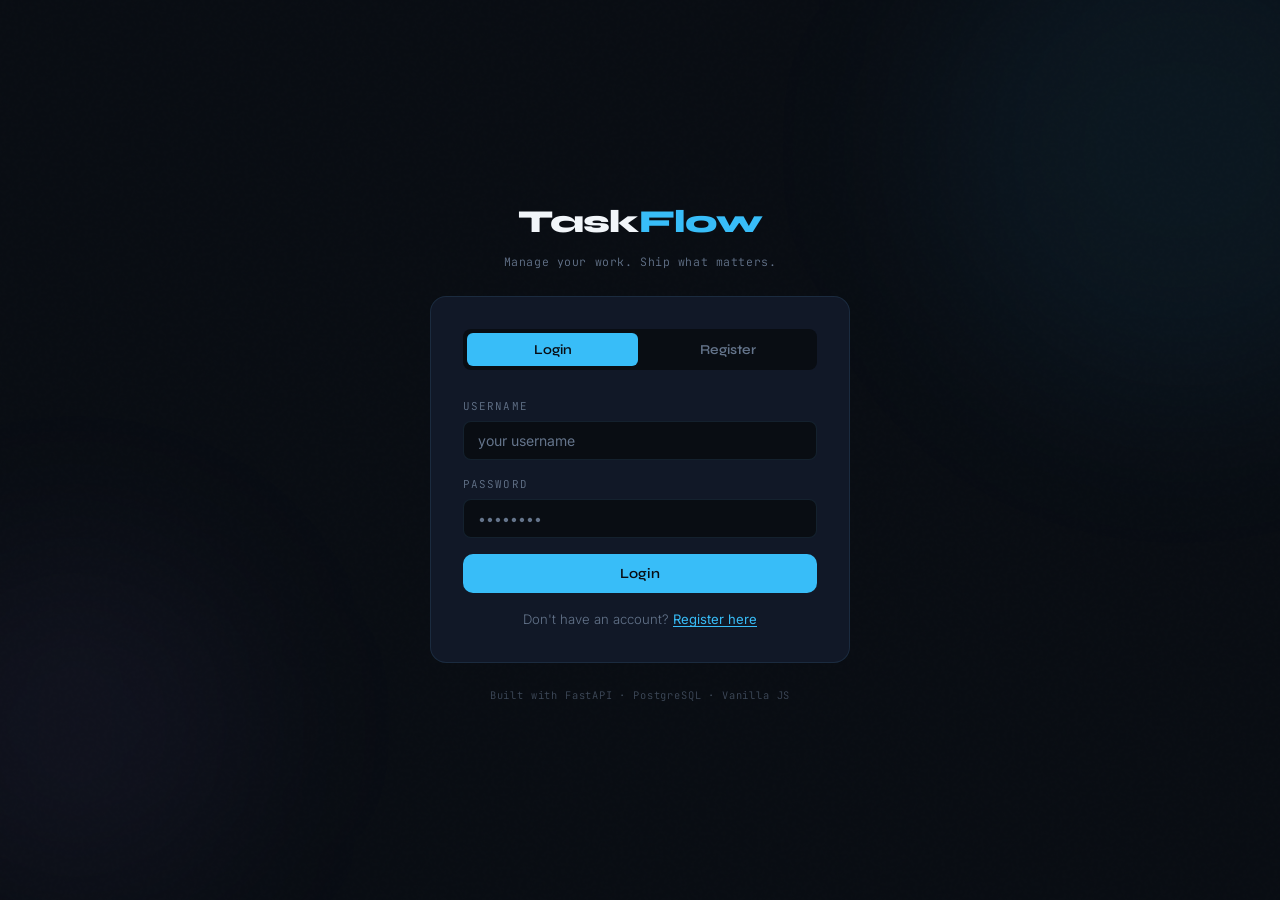
<file: index.html>
<!DOCTYPE html>
<html lang="en">
<head>
  <meta charset="UTF-8" />
  <meta name="viewport" content="width=device-width, initial-scale=1.0" />
  <title>TaskFlow — Login</title>
  <link rel="preconnect" href="https://fonts.googleapis.com" />
  <link rel="preconnect" href="https://fonts.gstatic.com" crossorigin />
  <link href="https://fonts.googleapis.com/css2?family=Syne:wght@600;700;800&family=JetBrains+Mono:wght@400;500&family=Inter:wght@300;400;500&display=swap" rel="stylesheet" />
  <link rel="stylesheet" href="css/style.css" />
</head>
<body class="auth-page">

  <!-- Background orbs -->
  <div class="orb orb-1"></div>
  <div class="orb orb-2"></div>

  <div class="auth-wrapper">

    <!-- Branding -->
    <div class="auth-brand">
      <span class="auth-logo">Task<span>Flow</span></span>
      <p class="auth-tagline">Manage your work. Ship what matters.</p>
    </div>

    <!-- Card -->
    <div class="auth-card">

      <!-- Tab switcher -->
      <div class="auth-tabs">
        <button class="auth-tab active" id="tab-login" onclick="showTab('login')">Login</button>
        <button class="auth-tab" id="tab-register" onclick="showTab('register')">Register</button>
      </div>

      <!-- LOGIN FORM -->
      <form class="auth-form" id="login-form" novalidate>
        <div class="form-group">
          <label class="form-label" for="login-username">USERNAME</label>
          <input
            class="form-input"
            type="text"
            id="login-username"
            name="username"
            placeholder="your username"
            autocomplete="username"
            required
          />
        </div>
        <div class="form-group">
          <label class="form-label" for="login-password">PASSWORD</label>
          <input
            class="form-input"
            type="password"
            id="login-password"
            name="password"
            placeholder="••••••••"
            autocomplete="current-password"
            required
          />
        </div>
        <div class="form-status" id="login-status" role="alert" aria-live="polite"></div>
        <button class="btn btn-primary btn-full" type="submit" id="login-btn">
          Login
        </button>
        <p class="auth-switch">
          Don't have an account?
          <button type="button" class="link-btn" onclick="showTab('register')">Register here</button>
        </p>
      </form>

      <!-- REGISTER FORM (hidden by default) -->
      <form class="auth-form hidden" id="register-form" novalidate>
        <div class="form-group">
          <label class="form-label" for="reg-username">USERNAME</label>
          <input
            class="form-input"
            type="text"
            id="reg-username"
            name="username"
            placeholder="choose a username"
            autocomplete="username"
            required
          />
        </div>
        <div class="form-group">
          <label class="form-label" for="reg-email">EMAIL</label>
          <input
            class="form-input"
            type="email"
            id="reg-email"
            name="email"
            placeholder="you@example.com"
            autocomplete="email"
            required
          />
        </div>
        <div class="form-group">
          <label class="form-label" for="reg-password">PASSWORD</label>
          <input
            class="form-input"
            type="password"
            id="reg-password"
            name="password"
            placeholder="min. 6 characters"
            autocomplete="new-password"
            required
          />
        </div>
        <div class="form-status" id="register-status" role="alert" aria-live="polite"></div>
        <button class="btn btn-primary btn-full" type="submit" id="register-btn">
          Create Account
        </button>
        <p class="auth-switch">
          Already have an account?
          <button type="button" class="link-btn" onclick="showTab('login')">Login here</button>
        </p>
      </form>

    </div>

    <p class="auth-footer">
      Built with FastAPI · PostgreSQL · Vanilla JS
    </p>

  </div>

  <script src="js/auth.js"></script>
</body>
</html>
</file>
<file: css/style.css>
/* ============================================================
   style.css — TaskFlow Frontend Stylesheet
   Structure:
     1.  CSS Custom Properties
     2.  Reset & Base
     3.  Scrollbar
     4.  Utility Classes
     5.  Buttons
     6.  Form Elements
     7.  Auth Page (login / register)
     8.  Dashboard Nav
     9.  Summary Cards
    10.  Toolbar & Filters
    11.  Task List & Task Cards
    12.  Modal
    13.  Animations
    14.  Responsive
   ============================================================ */


/* ─── 1. CSS CUSTOM PROPERTIES ───────────────────────────── */
:root {
  --bg:          #090d13;
  --bg-2:        #0f1520;
  --bg-card:     #111827;
  --bg-modal:    #151e2e;
  --border:      rgba(99, 179, 237, 0.12);
  --accent:      #38bdf8;
  --accent-dim:  rgba(56, 189, 248, 0.12);
  --accent-glow: rgba(56, 189, 248, 0.3);
  --green:       #34d399;
  --green-dim:   rgba(52, 211, 153, 0.12);
  --purple:      #a78bfa;
  --purple-dim:  rgba(167, 139, 250, 0.12);
  --red:         #f87171;
  --red-dim:     rgba(248, 113, 113, 0.12);
  --yellow:      #fbbf24;
  --yellow-dim:  rgba(58, 52, 36, 0.12);
  --text:        #e2e8f0;
  --text-muted:  #64748b;
  --text-dim:    #94a3b8;
  --radius:      10px;
  --nav-h:       60px;
}


/* ─── 2. RESET & BASE ─────────────────────────────────────── */
*, *::before, *::after {
  box-sizing: border-box;
  margin: 0;
  padding: 0;
}

html { font-size: 16px; }

body {
  background-color: var(--bg);
  color: var(--text);
  font-family: 'Inter', sans-serif;
  font-weight: 300;
  line-height: 1.6;
  min-height: 100vh;
  overflow-x: hidden;
}

body::before {
  content: '';
  position: fixed;
  inset: 0;
  background-image: url("data:image/svg+xml,%3Csvg viewBox='0 0 256 256' xmlns='http://www.w3.org/2000/svg'%3E%3Cfilter id='noise'%3E%3CfeTurbulence type='fractalNoise' baseFrequency='0.9' numOctaves='4' stitchTiles='stitch'/%3E%3C/filter%3E%3Crect width='100%25' height='100%25' filter='url(%23noise)' opacity='0.04'/%3E%3C/svg%3E");
  pointer-events: none;
  z-index: 0;
  opacity: 0.35;
}

a { color: inherit; text-decoration: none; }
ul { list-style: none; }
button { font-family: inherit; cursor: pointer; border: none; background: none; }


/* ─── 3. SCROLLBAR ────────────────────────────────────────── */
::-webkit-scrollbar { width: 5px; }
::-webkit-scrollbar-track { background: var(--bg); }
::-webkit-scrollbar-thumb { background: var(--accent); border-radius: 3px; }


/* ─── 4. UTILITY CLASSES ──────────────────────────────────── */
.hidden { display: none !important; }

.orb {
  position: fixed;
  border-radius: 50%;
  filter: blur(90px);
  pointer-events: none;
  z-index: 0;
}
.orb-1 {
  width: 500px; height: 500px;
  background: rgba(56, 189, 248, 0.06);
  top: -100px; right: -150px;
}
.orb-2 {
  width: 350px; height: 350px;
  background: rgba(167, 139, 250, 0.05);
  bottom: 0; left: -100px;
}


/* ─── 5. BUTTONS ──────────────────────────────────────────── */
.btn {
  display: inline-flex;
  align-items: center;
  justify-content: center;
  gap: 8px;
  padding: 11px 22px;
  border-radius: var(--radius);
  font-family: 'Syne', sans-serif;
  font-size: 0.875rem;
  font-weight: 600;
  cursor: pointer;
  transition: all 0.18s ease;
  border: none;
}

.btn-primary {
  background: var(--accent);
  color: #090d13;
}
.btn-primary:hover {
  background: #7dd3fc;
  transform: translateY(-1px);
  box-shadow: 0 6px 20px var(--accent-glow);
}
.btn-primary:disabled {
  opacity: 0.5;
  cursor: not-allowed;
  transform: none;
  box-shadow: none;
}

.btn-ghost {
  background: transparent;
  color: var(--text-dim);
  border: 1px solid var(--border);
}
.btn-ghost:hover {
  border-color: var(--accent);
  color: var(--accent);
}

.btn-danger {
  background: var(--red);
  color: #090d13;
}
.btn-danger:hover {
  background: #fca5a5;
  transform: translateY(-1px);
}

.btn-full { width: 100%; }

.btn-sm {
  padding: 7px 16px;
  font-size: 0.8rem;
}

.btn-icon {
  padding: 6px 10px;
  font-size: 0.78rem;
}

.link-btn {
  background: none;
  border: none;
  color: var(--accent);
  font-family: inherit;
  font-size: inherit;
  cursor: pointer;
  padding: 0;
  text-decoration: underline;
  text-underline-offset: 2px;
}


/* ─── 6. FORM ELEMENTS ────────────────────────────────────── */
.form-group {
  display: flex;
  flex-direction: column;
  gap: 6px;
  flex: 1;
}

.form-label {
  font-family: 'JetBrains Mono', monospace;
  font-size: 0.68rem;
  color: var(--text-muted);
  letter-spacing: 0.1em;
}

.required { color: var(--red); }

.form-input,
.form-select,
.form-textarea {
  background: var(--bg);
  border: 1px solid var(--border);
  border-radius: 8px;
  padding: 10px 14px;
  color: var(--text);
  font-family: 'Inter', sans-serif;
  font-size: 0.875rem;
  outline: none;
  transition: border-color 0.18s ease, box-shadow 0.18s ease;
  width: 100%;
}

.form-input::placeholder,
.form-textarea::placeholder {
  color: var(--text-muted);
}

.form-input:focus,
.form-select:focus,
.form-textarea:focus {
  border-color: var(--accent);
  box-shadow: 0 0 0 3px var(--accent-dim);
}

.form-select {
  appearance: none;
  background-image: url("data:image/svg+xml,%3Csvg viewBox='0 0 24 24' fill='none' stroke='%2364748b' stroke-width='2' xmlns='http://www.w3.org/2000/svg'%3E%3Cpath d='M6 9l6 6 6-6'/%3E%3C/svg%3E");
  background-repeat: no-repeat;
  background-position: right 10px center;
  background-size: 16px;
  padding-right: 32px;
  cursor: pointer;
}

.form-select option { background: var(--bg-card); }

.form-textarea {
  resize: vertical;
  min-height: 90px;
}

.form-row {
  display: flex;
  gap: 12px;
}

.form-status {
  font-family: 'JetBrains Mono', monospace;
  font-size: 0.72rem;
  padding: 9px 12px;
  border-radius: 6px;
  display: none;
}
.form-status.error {
  background: var(--red-dim);
  border: 1px solid rgba(248, 113, 113, 0.25);
  color: var(--red);
  display: block;
}
.form-status.success {
  background: var(--green-dim);
  border: 1px solid rgba(52, 211, 153, 0.25);
  color: var(--green);
  display: block;
}


/* ─── 7. AUTH PAGE ────────────────────────────────────────── */
.auth-page {
  display: flex;
  align-items: center;
  justify-content: center;
  min-height: 100vh;
  padding: 24px;
}

.auth-wrapper {
  position: relative;
  z-index: 1;
  width: 100%;
  max-width: 420px;
  display: flex;
  flex-direction: column;
  align-items: center;
  gap: 24px;
}

.auth-brand { text-align: center; }

.auth-logo {
  font-family: 'Syne', sans-serif;
  font-size: 2rem;
  font-weight: 800;
  color: #f1f5f9;
  letter-spacing: -0.03em;
}
.auth-logo span { color: var(--accent); }

.auth-tagline {
  font-family: 'JetBrains Mono', monospace;
  font-size: 0.72rem;
  color: var(--text-muted);
  margin-top: 6px;
  letter-spacing: 0.05em;
}

.auth-card {
  width: 100%;
  background: var(--bg-card);
  border: 1px solid var(--border);
  border-radius: 16px;
  padding: 32px;
}

.auth-tabs {
  display: flex;
  gap: 4px;
  background: var(--bg);
  border-radius: 8px;
  padding: 4px;
  margin-bottom: 28px;
}

.auth-tab {
  flex: 1;
  padding: 8px;
  border-radius: 6px;
  font-family: 'Syne', sans-serif;
  font-size: 0.85rem;
  font-weight: 600;
  color: var(--text-muted);
  background: none;
  border: none;
  cursor: pointer;
  transition: all 0.18s ease;
}
.auth-tab.active {
  background: var(--accent);
  color: #090d13;
}

.auth-form {
  display: flex;
  flex-direction: column;
  gap: 16px;
}

.auth-switch {
  text-align: center;
  font-size: 0.82rem;
  color: var(--text-muted);
}

.auth-footer {
  font-family: 'JetBrains Mono', monospace;
  font-size: 0.65rem;
  color: var(--text-muted);
  letter-spacing: 0.08em;
  opacity: 0.6;
}


/* ─── 8. DASHBOARD NAV ────────────────────────────────────── */
.dash-nav {
  position: sticky;
  top: 0;
  height: var(--nav-h);
  display: flex;
  align-items: center;
  justify-content: space-between;
  padding: 0 28px;
  background: rgba(9, 13, 19, 0.85);
  backdrop-filter: blur(20px);
  -webkit-backdrop-filter: blur(20px);
  border-bottom: 1px solid var(--border);
  z-index: 50;
}

.dash-nav-right {
  display: flex;
  align-items: center;
  gap: 16px;
}

.dash-username {
  font-family: 'JetBrains Mono', monospace;
  font-size: 0.78rem;
  color: var(--text-muted);
}
.dash-username::before { content: '// '; opacity: 0.5; }


/* ─── 9. SUMMARY CARDS ────────────────────────────────────── */
.dash-main {
  max-width: 1100px;
  margin: 0 auto;
  padding: 32px 24px 80px;
  position: relative;
  z-index: 1;
}

.summary-grid {
  display: grid;
  grid-template-columns: repeat(5, 1fr);
  gap: 14px;
  margin-bottom: 28px;
}

.summary-card {
  background: var(--bg-card);
  border: 1px solid var(--border);
  border-radius: var(--radius);
  padding: 20px 16px;
  display: flex;
  flex-direction: column;
  align-items: center;
  gap: 6px;
  transition: border-color 0.18s;
}
.summary-card:hover { border-color: rgba(56, 189, 248, 0.25); }

.summary-num {
  font-family: 'Syne', sans-serif;
  font-size: 2rem;
  font-weight: 800;
  color: #f1f5f9;
  line-height: 1;
}
.summary-num.accent-blue   { color: var(--accent); }
.summary-num.accent-purple { color: var(--purple); }
.summary-num.accent-green  { color: var(--green); }
.summary-num.accent-red    { color: var(--red); }

.summary-lbl {
  font-family: 'JetBrains Mono', monospace;
  font-size: 0.65rem;
  color: var(--text-muted);
  letter-spacing: 0.1em;
  text-transform: uppercase;
}


/* ─── 10. TOOLBAR & FILTERS ───────────────────────────────── */
.dash-toolbar {
  display: flex;
  align-items: flex-end;
  gap: 16px;
  margin-bottom: 20px;
  flex-wrap: wrap;
}

.filter-group {
  display: flex;
  flex-direction: column;
  gap: 5px;
  min-width: 140px;
}

.filter-group .form-select {
  padding: 8px 32px 8px 12px;
  font-size: 0.82rem;
}


/* ─── 11. TASK LIST & TASK CARDS ──────────────────────────── */
.task-list {
  display: flex;
  flex-direction: column;
  gap: 12px;
}

.task-empty {
  text-align: center;
  padding: 60px 0;
  color: var(--text-muted);
  font-size: 0.95rem;
  line-height: 2;
}

.task-card {
  background: var(--bg-card);
  border: 1px solid var(--border);
  border-radius: var(--radius);
  padding: 20px 24px;
  display: grid;
  grid-template-columns: 1fr auto;
  gap: 12px;
  align-items: start;
  transition: border-color 0.18s ease, transform 0.18s ease;
  position: relative;
  overflow: hidden;
}

/* Left colored bar based on priority */
.task-card::before {
  content: '';
  position: absolute;
  left: 0; top: 0; bottom: 0;
  width: 3px;
  border-radius: 3px 0 0 3px;
}
.task-card.priority-high::before   { background: var(--red); }
.task-card.priority-medium::before { background: var(--yellow); }
.task-card.priority-low::before    { background: var(--green); }

.task-card:hover {
  border-color: rgba(56, 189, 248, 0.25);
  transform: translateX(2px);
}

/* Strike-through title when task is done */
.task-card.status-done .task-title {
  text-decoration: line-through;
  opacity: 0.5;
}

.task-card-left { display: flex; flex-direction: column; gap: 8px; }

.task-title {
  font-family: 'Syne', sans-serif;
  font-size: 1rem;
  font-weight: 700;
  color: #f1f5f9;
  transition: opacity 0.2s;
}

.task-desc {
  font-size: 0.85rem;
  color: var(--text-muted);
  line-height: 1.5;
}

.task-meta {
  display: flex;
  align-items: center;
  gap: 8px;
  flex-wrap: wrap;
  margin-top: 4px;
}

/* Status badge */
.badge {
  font-family: 'JetBrains Mono', monospace;
  font-size: 0.65rem;
  padding: 2px 8px;
  border-radius: 4px;
  border: 1px solid transparent;
  letter-spacing: 0.05em;
}
.badge-todo       { background: var(--accent-dim);  border-color: rgba(56,189,248,0.2);  color: var(--accent); }
.badge-in_progress{ background: var(--purple-dim);  border-color: rgba(167,139,250,0.2); color: var(--purple); }
.badge-done       { background: var(--green-dim);   border-color: rgba(52,211,153,0.2);  color: var(--green); }

/* Priority badge */
.badge-high   { background: var(--red-dim);    border-color: rgba(248,113,113,0.2); color: var(--red); }
.badge-medium { background: var(--yellow-dim); border-color: rgba(251,191,36,0.2);  color: var(--yellow); }
.badge-low    { background: var(--green-dim);  border-color: rgba(52,211,153,0.2);  color: var(--green); }

.task-due {
  font-family: 'JetBrains Mono', monospace;
  font-size: 0.65rem;
  color: var(--text-muted);
}
.task-due.overdue { color: var(--red); }

.task-card-actions {
  display: flex;
  gap: 6px;
  flex-shrink: 0;
}


/* ─── 12. MODAL ───────────────────────────────────────────── */
.modal-overlay {
  position: fixed;
  inset: 0;
  background: rgba(0, 0, 0, 0.7);
  backdrop-filter: blur(4px);
  z-index: 200;
  display: flex;
  align-items: center;
  justify-content: center;
  padding: 24px;
  animation: fadeIn 0.15s ease;
}

.modal {
  background: var(--bg-modal);
  border: 1px solid var(--border);
  border-radius: 16px;
  padding: 28px;
  width: 100%;
  max-width: 540px;
  max-height: 90vh;
  overflow-y: auto;
  animation: slideUp 0.2s ease;
}

.modal-sm { max-width: 380px; }

.modal-header {
  display: flex;
  align-items: center;
  justify-content: space-between;
  margin-bottom: 24px;
}

.modal-title {
  font-family: 'Syne', sans-serif;
  font-size: 1.2rem;
  font-weight: 700;
  color: #f1f5f9;
}

.modal-close {
  font-size: 1rem;
  color: var(--text-muted);
  transition: color 0.15s;
}
.modal-close:hover { color: var(--text); }

.modal-form {
  display: flex;
  flex-direction: column;
  gap: 16px;
}

.modal-actions {
  display: flex;
  justify-content: flex-end;
  gap: 10px;
  margin-top: 8px;
}

.delete-confirm-text {
  font-size: 0.9rem;
  color: var(--text-dim);
  margin-bottom: 24px;
  line-height: 1.6;
}


/* ─── 13. ANIMATIONS ──────────────────────────────────────── */
@keyframes fadeIn {
  from { opacity: 0; }
  to   { opacity: 1; }
}

@keyframes slideUp {
  from { opacity: 0; transform: translateY(16px); }
  to   { opacity: 1; transform: translateY(0); }
}

@keyframes fadeInUp {
  from { opacity: 0; transform: translateY(10px); }
  to   { opacity: 1; transform: translateY(0); }
}

.task-card {
  animation: fadeInUp 0.25s ease both;
}


/* ─── 14. RESPONSIVE ──────────────────────────────────────── */
@media (max-width: 768px) {
  .summary-grid {
    grid-template-columns: repeat(3, 1fr);
  }
  .summary-grid .summary-card:nth-child(4),
  .summary-grid .summary-card:nth-child(5) {
    grid-column: span 1;
  }

  .form-row {
    flex-direction: column;
  }

  .dash-toolbar {
    flex-direction: column;
    align-items: stretch;
  }

  .filter-group { min-width: unset; }

  .task-card {
    grid-template-columns: 1fr;
  }

  .task-card-actions {
    justify-content: flex-end;
  }
}

@media (max-width: 480px) {
  .summary-grid {
    grid-template-columns: repeat(2, 1fr);
  }

  .auth-card { padding: 24px 20px; }

  .dash-nav { padding: 0 16px; }

  .dash-main { padding: 20px 16px 60px; }
}
</file>
